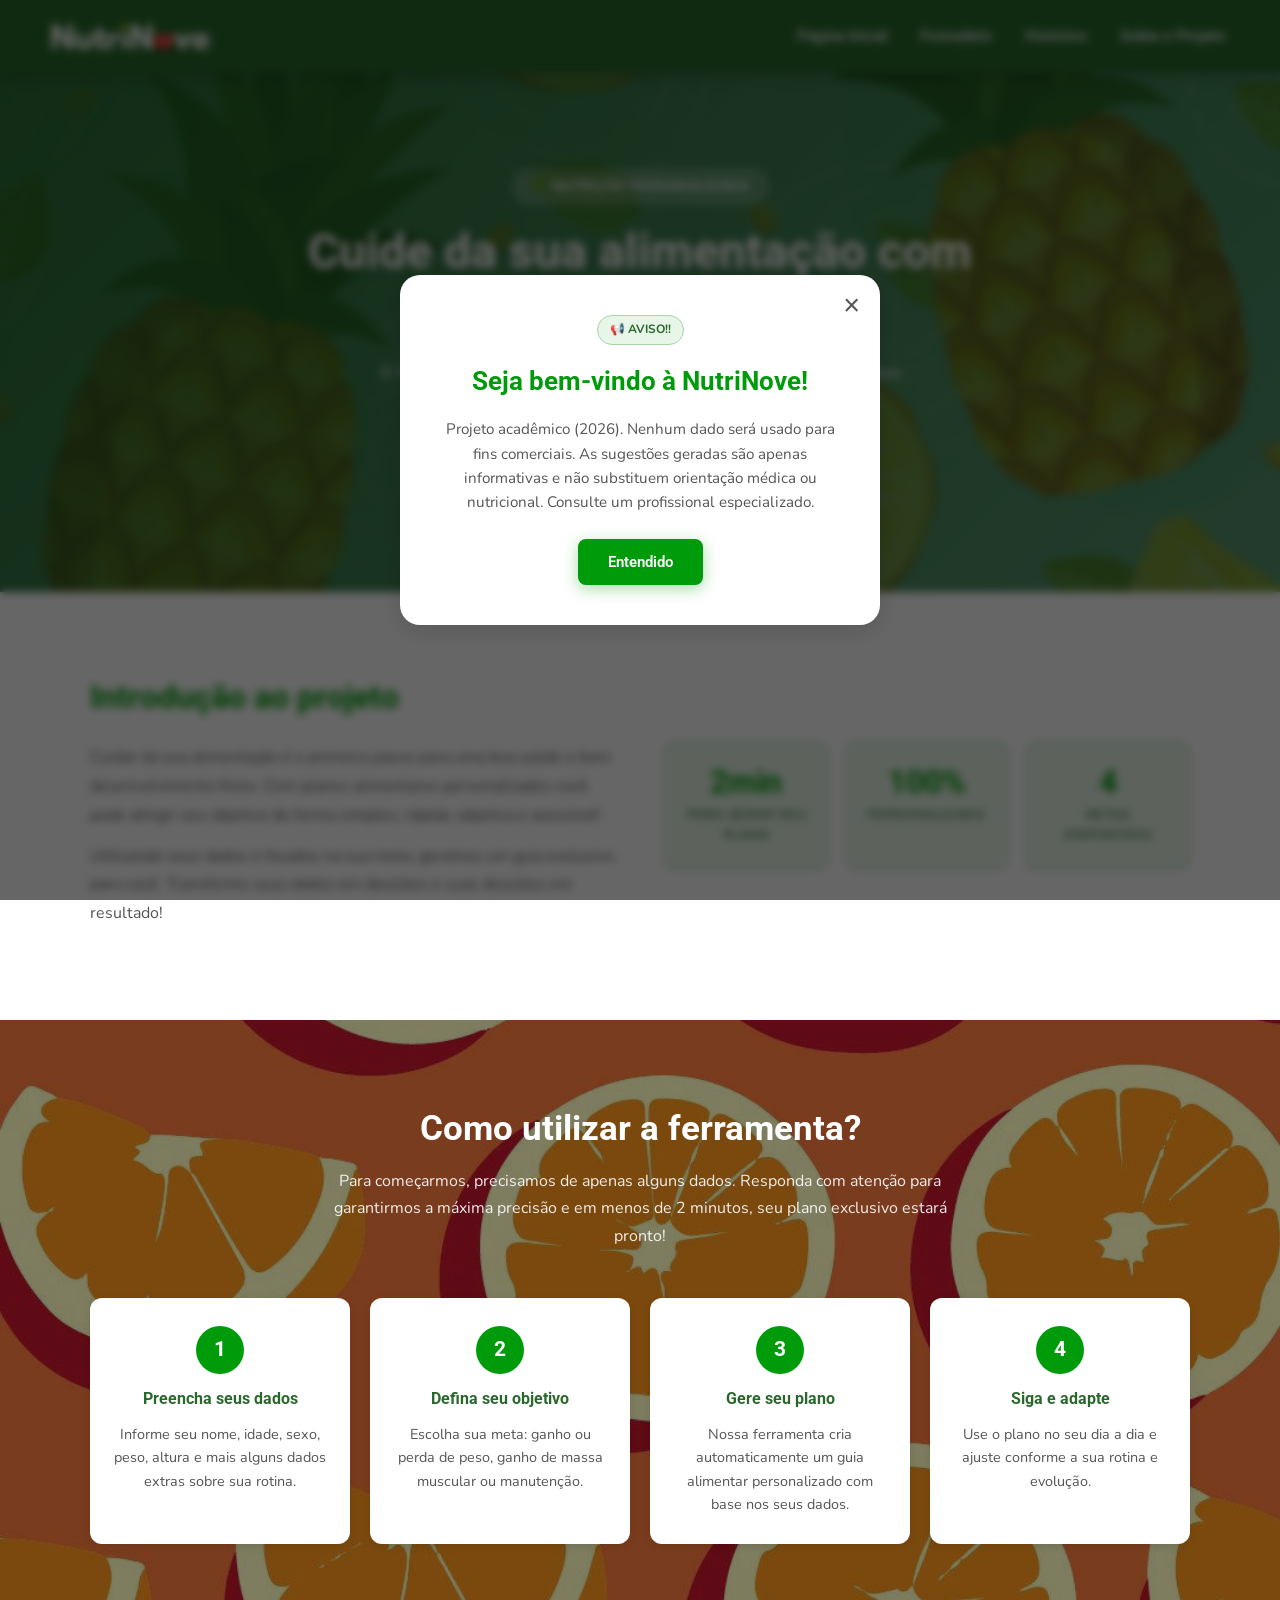
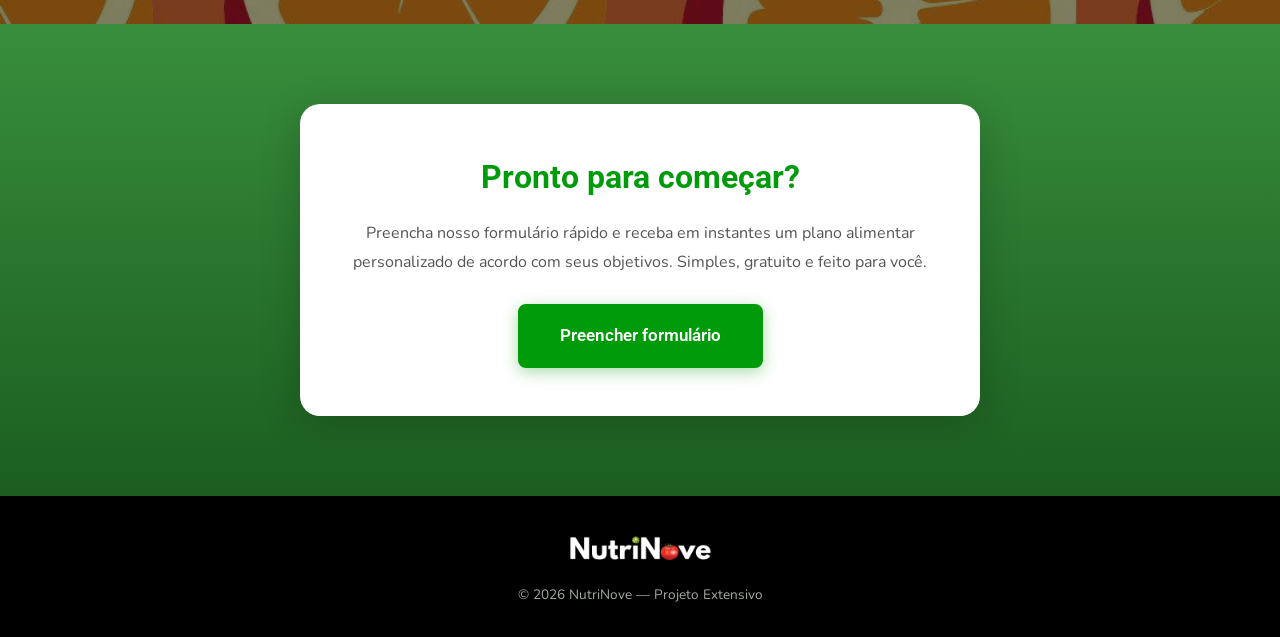
<file: front-end/index.html>
<!doctype html>
<html lang="pt-BR">

<head>
  <meta charset="UTF-8" />
  <meta name="viewport" content="width=device-width, initial-scale=1.0" />
  <title>NutriNove - Página Inicial</title>
  <link rel="icon" type="image/x-icon" href="assets/imgs/tomate-icone.ico" />
  <link rel="stylesheet" href="css/style.css" />
</head>

<body>
  <!-- HEADER -->
  <header>
    <div class="header-inner">
      <a href="index.html" class="logo-a">
        <img src="assets/imgs/logo nutrinove.png" alt="NutriNove logo" id="logo" />
      </a>

      <button class="nav-toggle" id="navToggle" aria-label="Abrir menu" aria-expanded="false">
        <span></span>
        <span></span>
        <span></span>
      </button>

      <nav id="mainNav">
        <a href="index.html">Página Inicial</a>
        <a href="pages/Formulario.html">Formulário</a>
        <a href="pages/Historico.html">Histórico</a>
        <a href="pages/Sobre.html">Sobre o Projeto</a>
      </nav>
    </div>
  </header>

  <!-- HERO -->
  <section class="hero" style="background-image: url(&quot;assets/imgs/abacaxi.png&quot;)">
    <div class="hero-overlay"></div>
    <div class="hero-content">
      <span class="hero-badge">🌿 Nutrição personalizada</span>
      <h1>Cuide da sua alimentação com inteligência</h1>
      <p>
        A NutriNove foi desenvolvida para te ajudar a transformar seus dados
        em decisões e suas decisões em resultados reais.
      </p>
      <div class="hero-actions">
        <a href="pages/Formulario.html" class="btn btn-primary">Começar agora</a>
        <a href="pages/Sobre.html" class="btn btn-outline">Saiba mais</a>
      </div>
    </div>
  </section>

  <!-- INTRO -->
  <section class="section section-light">
    <div class="container">
      <div class="intro-grid">
        <div class="intro-text">
          <h2>Introdução ao projeto</h2>
          <p>
            Cuidar da sua alimentação é o primeiro passo para uma boa saúde e
            bom desenvolvimento físico. Com planos alimentares personalizados
            você pode atingir seu objetivo de forma simples, rápida, objetiva
            e acessível!
          </p>
          <p>
            Utilizando seus dados e focados na sua meta, geramos um guia
            exclusivo para você. Transforme seus dados em decisões e suas
            decisões em resultado!
          </p>
        </div>
        <div class="intro-stats">
          <div class="stat-card">
            <span class="stat-number">2min</span>
            <span class="stat-label">Para gerar seu plano</span>
          </div>
          <div class="stat-card">
            <span class="stat-number">100%</span>
            <span class="stat-label">Personalizado</span>
          </div>
          <div class="stat-card">
            <span class="stat-number">4</span>
            <span class="stat-label">Metas disponíveis</span>
          </div>
        </div>
      </div>
    </div>
  </section>

  <!-- HOW IT WORKS -->
  <section class="section section-green" style="background-image: url(&quot;assets/imgs/laranja.png&quot;)">
    <div class="section-overlay"></div>
    <div class="container">
      <div class="section-header">
        <h2>Como utilizar a ferramenta?</h2>
        <p>
          Para começarmos, precisamos de apenas alguns dados. Responda com
          atenção para garantirmos a máxima precisão e em menos de 2 minutos,
          seu plano exclusivo estará pronto!
        </p>
      </div>

      <div class="steps-grid">
        <div class="step-card">
          <div class="step-number">1</div>
          <h3>Preencha seus dados</h3>
          <p>
            Informe seu nome, idade, sexo, peso, altura e mais alguns dados
            extras sobre sua rotina.
          </p>
        </div>
        <div class="step-card">
          <div class="step-number">2</div>
          <h3>Defina seu objetivo</h3>
          <p>
            Escolha sua meta: ganho ou perda de peso, ganho de massa muscular
            ou manutenção.
          </p>
        </div>
        <div class="step-card">
          <div class="step-number">3</div>
          <h3>Gere seu plano</h3>
          <p>
            Nossa ferramenta cria automaticamente um guia alimentar
            personalizado com base nos seus dados.
          </p>
        </div>
        <div class="step-card">
          <div class="step-number">4</div>
          <h3>Siga e adapte</h3>
          <p>
            Use o plano no seu dia a dia e ajuste conforme a sua rotina e
            evolução.
          </p>
        </div>
      </div>
    </div>
  </section>

  <!-- CTA -->
  <section class="section cta-section">
    <div class="container">
      <div class="cta-box">
        <h2>Pronto para começar?</h2>
        <p>
          Preencha nosso formulário rápido e receba em instantes um plano
          alimentar personalizado de acordo com seus objetivos. Simples,
          gratuito e feito para você.
        </p>
        <a href="pages/Formulario.html" class="btn btn-primary btn-large">Preencher formulário</a>
      </div>
    </div>
  </section>

  <!-- FOOTER -->
  <footer>
    <div class="footer-inner">
      <img src="assets/imgs/logo nutrinove dark.png" alt="NutriNove logo" id="logoFooter" />
      <p class="copy">© 2026 NutriNove — Projeto Extensivo</p>
    </div>
  </footer>

  <!-- POP-UP -->
  <div class="modal-overlay" id="modalOverlay">
    <div class="modal-box">
      <button class="modal-close" id="modalClose" aria-label="Fechar pop-up">&times;</button>
      <span class="modal-badge">📢 Aviso!!</span>
      <h2>Seja bem-vindo à NutriNove!</h2>
      <p>
        Projeto acadêmico (2026). Nenhum dado será usado para fins comerciais. As sugestões geradas são apenas
        informativas e não substituem orientação médica ou nutricional. Consulte um profissional especializado.
      </p>
      <button class="btn btn-primary" id="modalBtnConfirm">Entendido</button>
    </div>
  </div>

  <script>
    // ──POPUP ──
    const modalOverlay = document.getElementById("modalOverlay");
    const modalClose = document.getElementById("modalClose");
    const modalBtnConfirm = document.getElementById("modalBtnConfirm");

    function openModal() {
      modalOverlay.classList.add("show");
    }

    function closeModal() {
      modalOverlay.classList.remove("show");
    }

    window.addEventListener("DOMContentLoaded", () => {
      setTimeout(openModal, 300);
    });

    modalClose.addEventListener("click", closeModal);
    modalBtnConfirm.addEventListener("click", closeModal);

    modalOverlay.addEventListener("click", (e) => {
      if (e.target === modalOverlay) {
        closeModal();
      }
    });
  </script>
  <script src="js/hamburguer.js"></script>
</body>

</html>
</file>
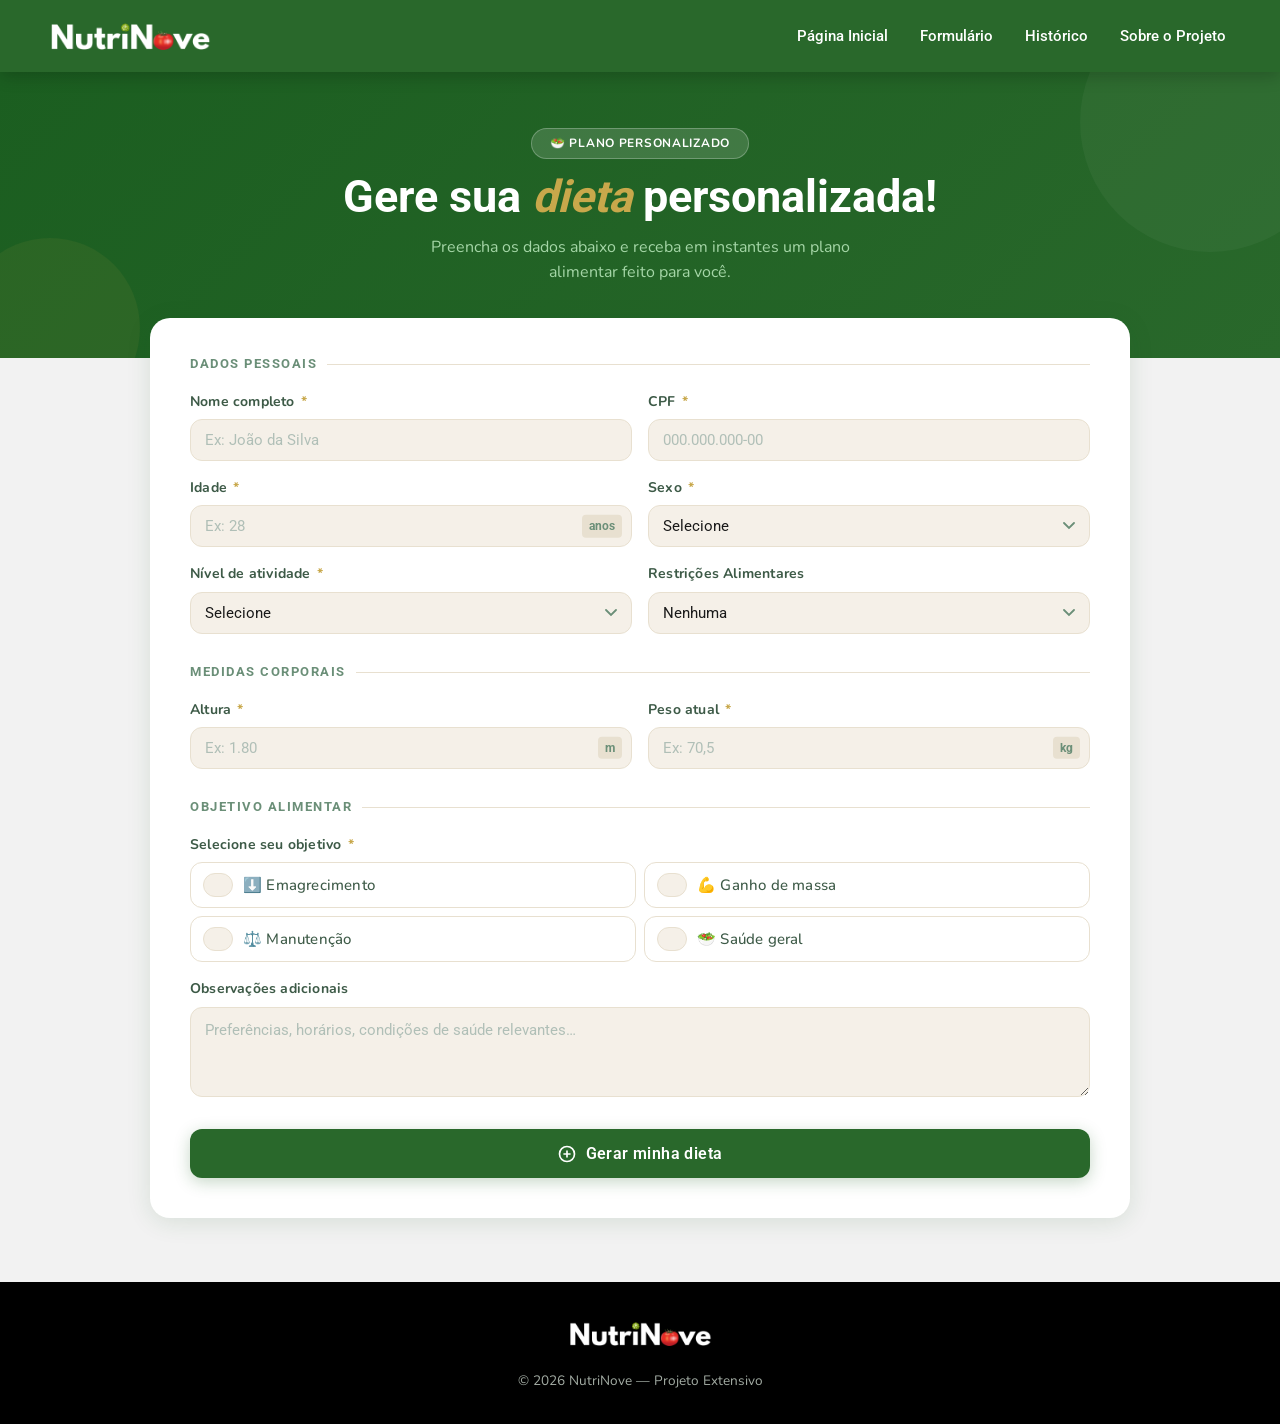
<file: front-end/pages/Formulario.html>
<!doctype html>
<html lang="pt-BR">

<head>
  <meta charset="UTF-8" />
  <meta name="viewport" content="width=device-width, initial-scale=1.0" />
  <title>NutriNove - Formulário</title>
  <link rel="icon" type="image/x-icon" href="../assets/imgs/tomate-icone.ico" />
  <link rel="stylesheet" href="../css/style.css" />
  <link rel="stylesheet" href="../css/form.css" />
</head>

<body>
  <!-- HEADER -->
  <header>
    <div class="header-inner">
      <a class="logo-a" href="../index.html">
        <img src="../assets/imgs/logo nutrinove.png" alt="NutriNove logo" id="logo" />
      </a>

      <button class="nav-toggle" id="navToggle" aria-label="Abrir menu" aria-expanded="false">
        <span></span><span></span><span></span>
      </button>

      <nav id="mainNav">
        <a href="../index.html">Página Inicial</a>
        <a href="Formulario.html">Formulário</a>
        <a href="Historico.html">Histórico</a>
        <a href="Sobre.html">Sobre o Projeto</a>
      </nav>
    </div>
  </header>

  <!-- HERO BANNER -->
  <section class="form-hero">
    <div class="form-hero-inner">
      <span class="form-badge">🥗 Plano personalizado</span>
      <h1>Gere sua <em>dieta</em> personalizada!</h1>
      <p>
        Preencha os dados abaixo e receba em instantes um plano alimentar
        feito para você.
      </p>
    </div>
  </section>

  <main>
    <div class="form-card">
      <form action="" method="post" id="dietForm">

        <!-- Seção 1: Dados pessoais -->
        <p class="section-title">Dados Pessoais</p>
        <div class="form-row" style="margin-top: 16px">

          <div class="form-group">
            <label for="nome">Nome completo <span class="required">*</span></label>
            <input type="text" id="nome" name="nome" placeholder="Ex: João da Silva" required />
          </div>

          <div class="form-group">
            <label for="cpf">CPF <span class="required">*</span></label>
            <input type="text" id="cpf" name="cpf" placeholder="000.000.000-00" maxlength="14" required />
          </div>
        </div>

        <div class="form-row" style="margin-top: 16px">
          <div class="form-group">
            <label for="idade">Idade <span class="required">*</span></label>
            <div class="input-with-unit">
              <input type="number" id="idade" name="idade" placeholder="Ex: 28" min="10" max="110" required />
              <span class="unit-badge">anos</span>
            </div>
          </div>
          <div class="form-group">
            <label for="sexo">Sexo <span class="required">*</span></label>
            <select id="sexo" name="sexo" required>
              <option value="" disabled selected>Selecione</option>
              <option value="masculino">Masculino</option>
              <option value="feminino">Feminino</option>
            </select>
          </div>
        </div>

        <div class="form-row" style="margin-top: 16px">
          <div class="form-group">
            <label for="nivel_atividade">Nível de atividade <span class="required">*</span></label>
            <select id="nivel_atividade" name="nivel_atividade" required>
              <option value="" disabled selected>Selecione</option>
              <option value="sedentario">Sedentário (sem exercício)</option>
              <option value="leve">Levemente ativo (1–2x/sem)</option>
              <option value="moderado">Moderadamente ativo (3–4x/sem)</option>
              <option value="intenso">Muito ativo (4x ou mais x/sem)</option>
            </select>
          </div>
          <div class="form-group">
            <label for="restricoes">Restrições Alimentares</label>
            <select id="restricoes" name="restricoes">
              <option value="nenhum">Nenhuma</option>
              <option value="lactose">Intolerância a lactose</option>
              <option value="vegetariana">Vegetariano</option>
              <option value="amendoim">Amendoim</option>
            </select>
          </div>
        </div>

        <!-- Seção 2: Medidas corporais -->
        <p class="section-title">Medidas Corporais</p>

        <div class="form-row">
          <div class="form-group">
            <label for="altura">Altura <span class="required">*</span></label>
            <div class="input-with-unit">
              <input type="text" id="altura" name="altura" placeholder="Ex: 1.80" required />
              <span class="unit-badge">m</span>
            </div>
          </div>
          <div class="form-group">
            <label for="peso">Peso atual <span class="required">*</span></label>
            <div class="input-with-unit">
              <input type="text" id="peso" name="peso" placeholder="Ex: 70,5" required />
              <span class="unit-badge">kg</span>
            </div>
          </div>
        </div>

        <!-- IMC em tempo real -->
        <div class="imc-preview" id="imcBox" style="display: none; margin-top: 16px">
          <div>
            <div class="imc-label">IMC calculado</div>
            <div class="imc-class" id="imcClass">—</div>
          </div>
          <div class="imc-value" id="imcValue">—</div>
        </div>

        <!-- Seção 3: Objetivo -->
        <p class="section-title">Objetivo Alimentar</p>

        <div class="form-group">
          <label>Selecione seu objetivo <span class="required">*</span></label>
          <div class="checkbox-grid">
            <label class="checkbox-item">
              <input type="radio" name="objetivo" value="emagrecimento" />
              <span>⬇️ Emagrecimento</span>
            </label>
            <label class="checkbox-item">
              <input type="radio" name="objetivo" value="massa_muscular" />
              <span>💪 Ganho de massa</span>
            </label>
            <label class="checkbox-item">
              <input type="radio" name="objetivo" value="manutencao" />
              <span>⚖️ Manutenção</span>
            </label>
            <label class="checkbox-item">
              <input type="radio" name="objetivo" value="saude_geral" />
              <span>🥗 Saúde geral</span>
            </label>
          </div>
        </div>

        <div class="form-group" style="margin-top: 16px">
          <label for="observacoes">Observações adicionais</label>
          <textarea id="observacoes" name="observacoes" rows="3"
            placeholder="Preferências, horários, condições de saúde relevantes…"></textarea>
        </div>

        <!-- Botão -->
        <button type="submit" class="btn-submit">
          <svg width="18" height="18" viewBox="0 0 24 24" fill="none" stroke="currentColor" stroke-width="2.2"
            stroke-linecap="round" stroke-linejoin="round" aria-hidden="true">
            <path d="M12 2a10 10 0 1 0 10 10A10 10 0 0 0 12 2z" />
            <path d="M8 12h8M12 8v8" />
          </svg>
          Gerar minha dieta
        </button>
      </form>
    </div>

    <div id="resultadoDieta"></div>
  </main>

  <!-- FOOTER -->
  <footer>
    <div class="footer-inner">
      <img src="../assets/imgs/logo nutrinove dark.png" alt="NutriNove logo" id="logoFooter" />
      <p class="copy">© 2026 NutriNove — Projeto Extensivo</p>
    </div>
  </footer>

  <script src="../js/hamburguer.js"></script>
  <script src="../js/api.js"></script>
  <script src="../js/form.js"></script>
</body>

</html>
</file>
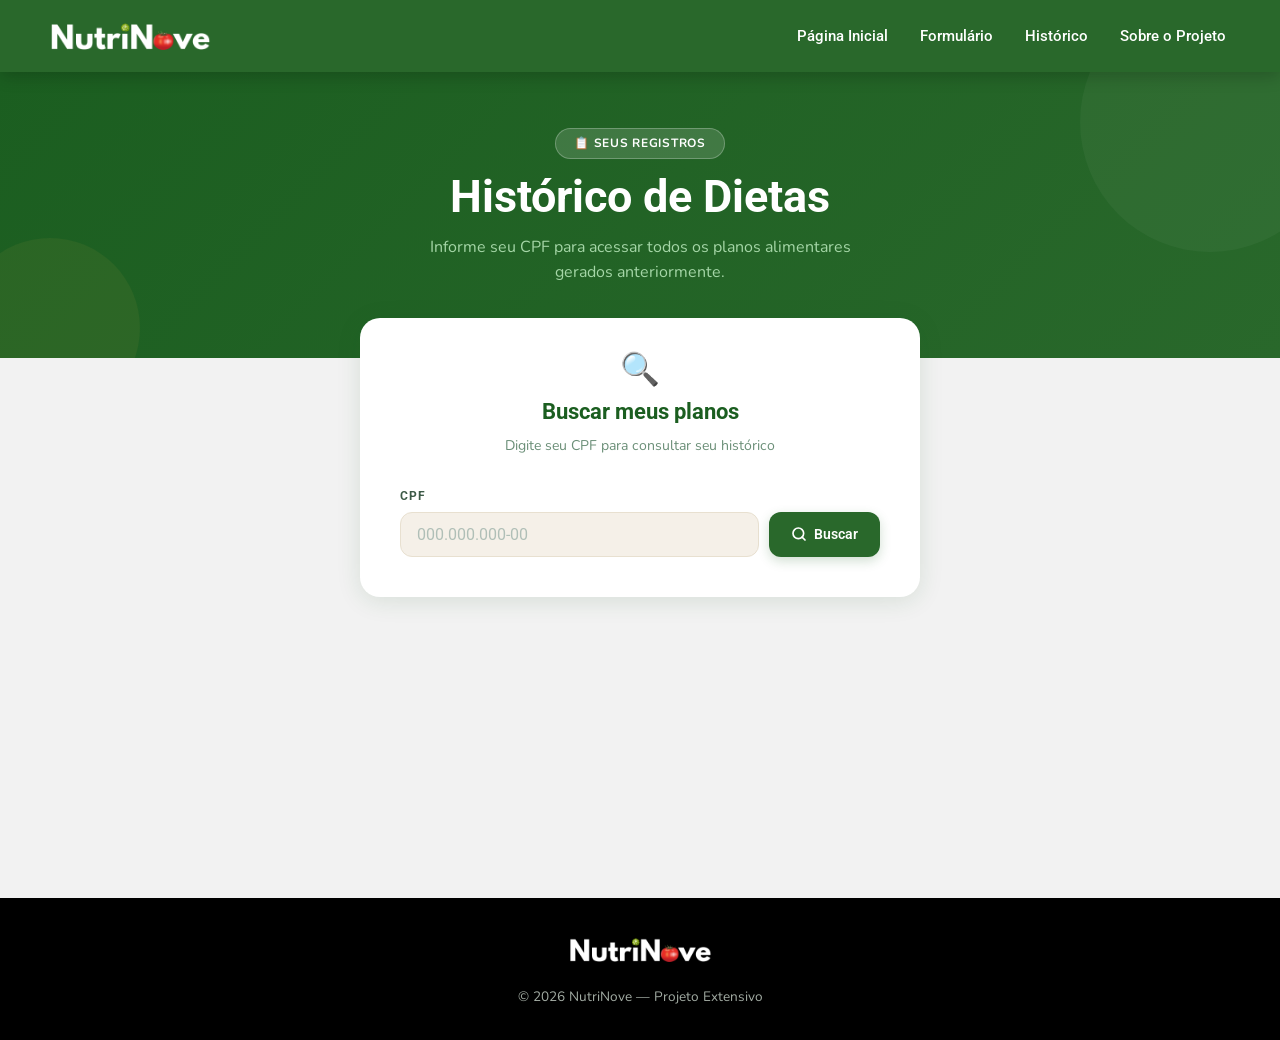
<file: front-end/pages/Historico.html>
<!doctype html>
<html lang="pt-BR">

<head>
  <meta charset="UTF-8" />
  <meta name="viewport" content="width=device-width, initial-scale=1.0" />
  <title>NutriNove - Histórico</title>
  <link rel="icon" type="image/x-icon" href="../assets/imgs/tomate-icone.ico" />
  <link rel="stylesheet" href="../css/style.css" />
  <link rel="stylesheet" href="../css/historico.css" />
</head>

<body>
  <!-- MODAL (IDs preservados pro JS) -->
  <div id="modalAviso" class="modal-overlay">
    <div class="modal-box">
      <div class="modal-icon">⚠️</div>
      <h3 id="modalTitulo">Atenção</h3>
      <p id="modalMensagem"></p>
      <button class="btn-modal" onclick="fecharModal()">Entendi</button>
    </div>
  </div>

  <!-- HEADER -->
  <header>
    <div class="header-inner">
      <a href="../index.html" class="logo-a">
        <img src="../assets/imgs/logo nutrinove.png" alt="NutriNove logo" id="logo" />
      </a>
      <button class="nav-toggle" id="navToggle" aria-label="Abrir menu" aria-expanded="false">
        <span></span><span></span><span></span>
      </button>
      <nav id="mainNav">
        <a href="../index.html">Página Inicial</a>
        <a href="Formulario.html">Formulário</a>
        <a href="Historico.html">Histórico</a>
        <a href="Sobre.html">Sobre o Projeto</a>
      </nav>
    </div>
  </header>

  <!-- HERO BANNER -->
  <section class="hist-hero">
    <div class="hist-hero-inner">
      <span class="hist-badge">📋 Seus registros</span>
      <h1>Histórico de Dietas</h1>
      <p>
        Informe seu CPF para acessar todos os planos alimentares gerados
        anteriormente.
      </p>
    </div>
  </section>

  <main>
    <!-- CARD DE BUSCA -->
    <div class="search-card">
      <div class="search-card-icon">🔍</div>
      <h2>Buscar meus planos</h2>
      <p class="search-card-sub">
        Digite seu CPF para consultar seu histórico
      </p>

      <div class="search-group">
        <label for="cpf">CPF</label>
        <div class="input-container">
          <input type="text" id="cpf" placeholder="000.000.000-00" maxlength="14" autocomplete="off" />
          <button class="btn-search" onclick="buscarHistorico()">
            <svg width="16" height="16" viewBox="0 0 24 24" fill="none" stroke="currentColor" stroke-width="2.5"
              stroke-linecap="round" stroke-linejoin="round" aria-hidden="true">
              <circle cx="11" cy="11" r="8" />
              <path d="m21 21-4.35-4.35" />
            </svg>
            Buscar
          </button>
        </div>
      </div>
    </div>

    <!-- RESULTADOS (estrutura preservada pro JS) -->
    <div id="listaResultados" class="results-list"></div>
  </main>

  <!-- FOOTER -->
  <footer>
    <div class="footer-inner">
      <img src="../assets/imgs/logo nutrinove dark.png" alt="NutriNove logo" id="logoFooter" />
      <p class="copy">© 2026 NutriNove — Projeto Extensivo</p>
    </div>
  </footer>

  <script src="../js/historico.js"></script>
  <script src="../js/hamburguer.js"></script>
</body>

</html>
</file>
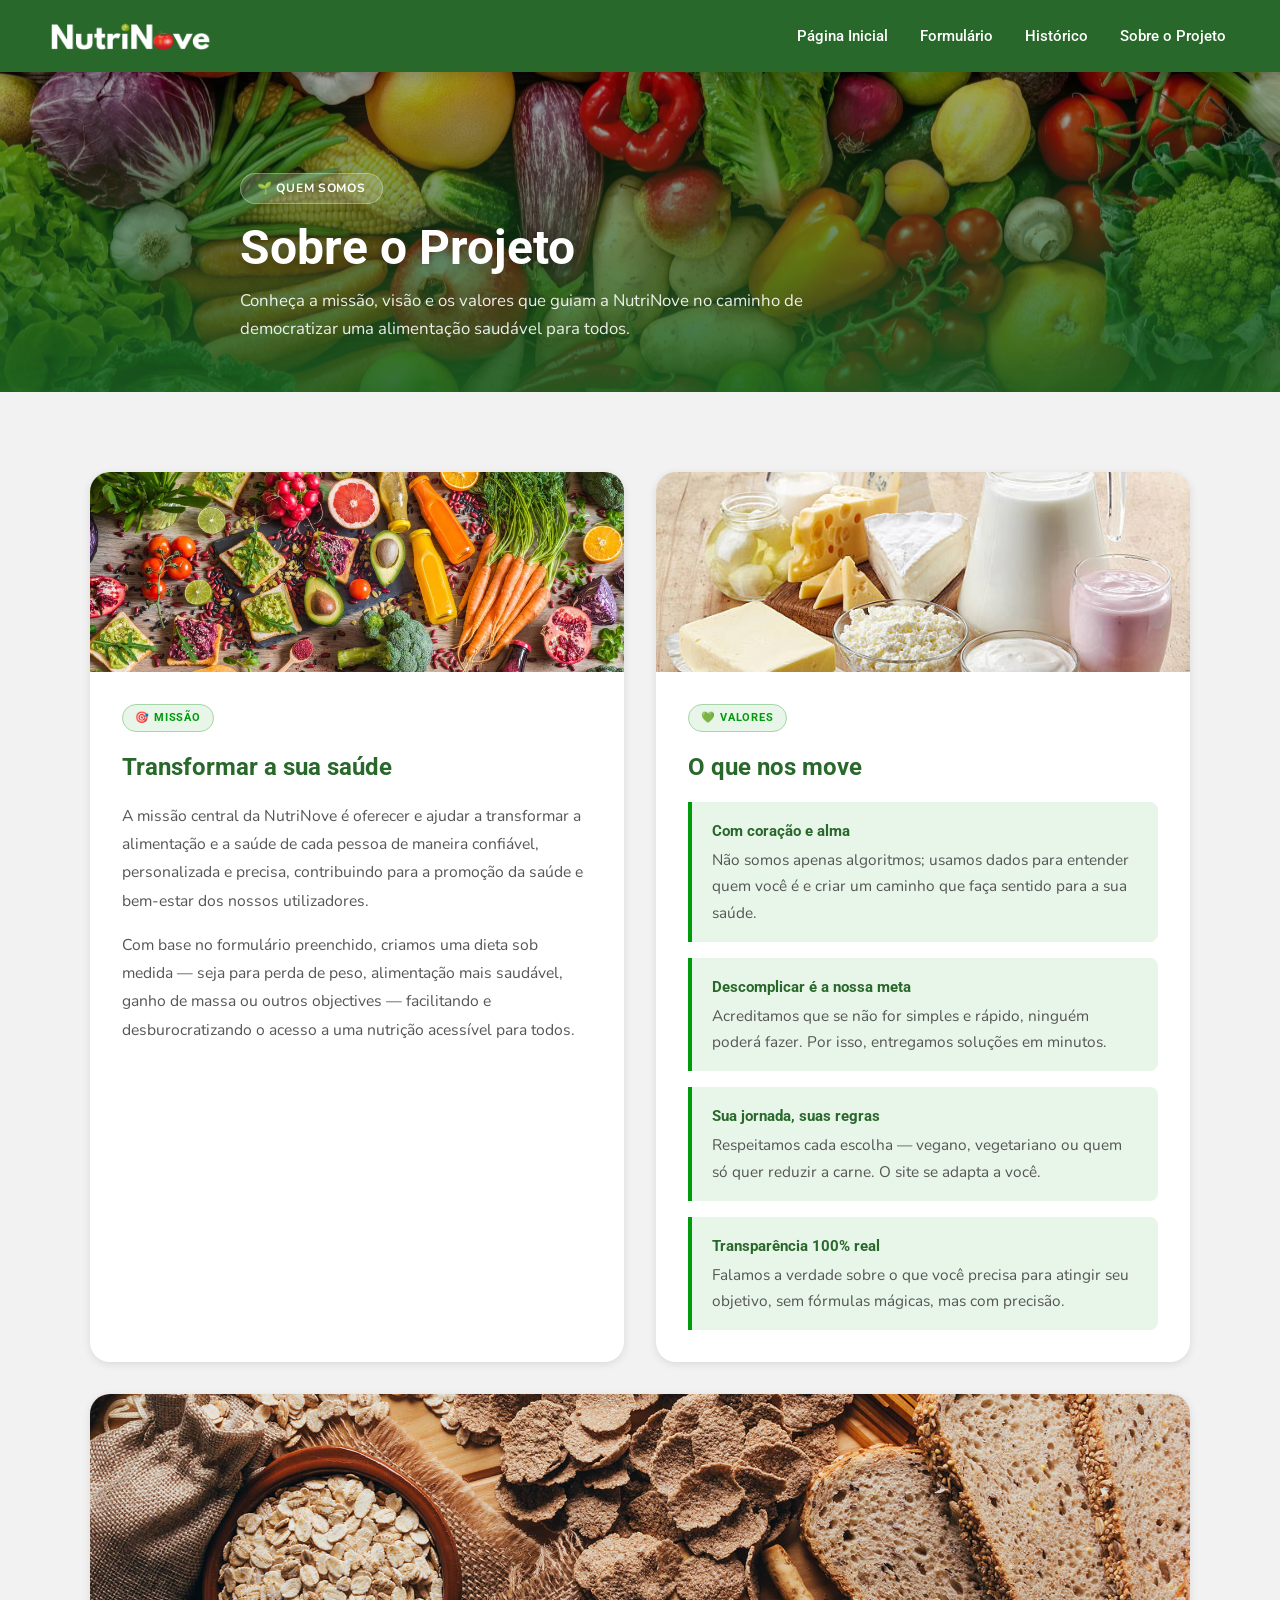
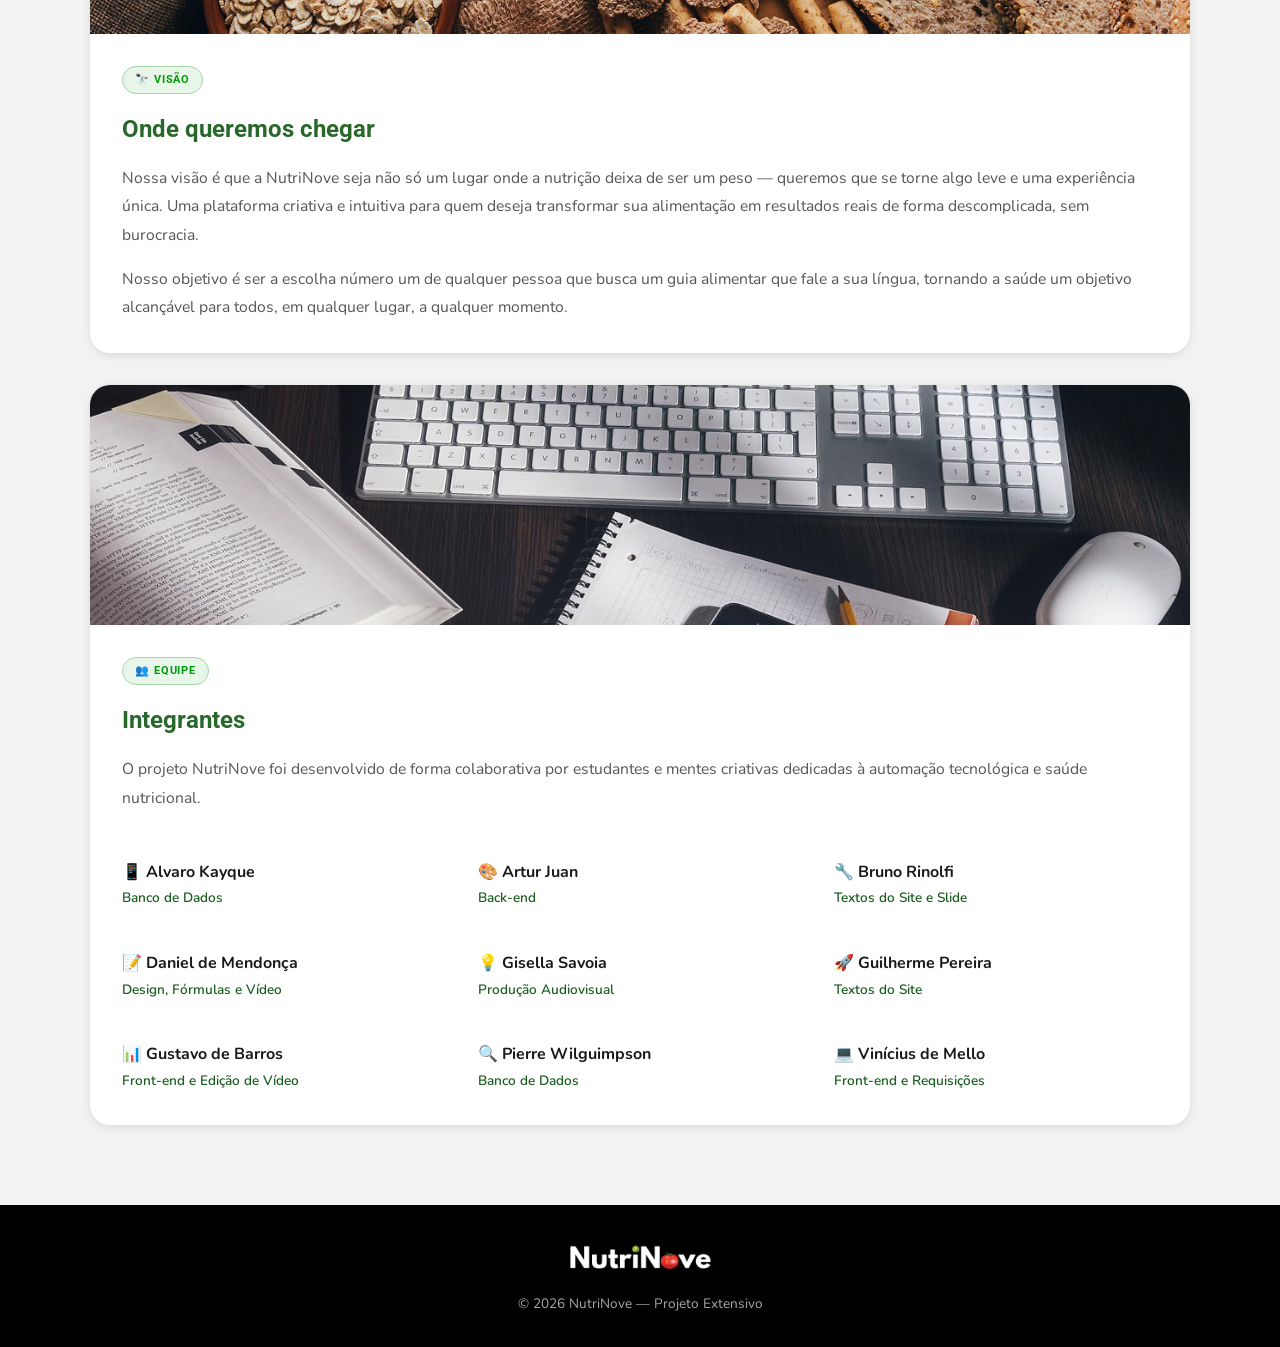
<file: front-end/pages/Sobre.html>
<!doctype html>
<html lang="pt-BR">

<head>
  <meta charset="UTF-8" />
  <meta name="viewport" content="width=device-width, initial-scale=1.0" />
  <title>NutriNove - Sobre o Projeto</title>
  <link rel="icon" type="image/x-icon" href="../assets/imgs/tomate-icone.ico" />
  <link rel="stylesheet" href="../css/style.css" />
  <link rel="stylesheet" href="../css/sobre.css" />
</head>

<body>
  <header>
    <div class="header-inner">
      <a href="../index.html" class="logo-a">
        <img src="../assets/imgs/logo nutrinove.png" alt="NutriNove logo" id="logo" />
      </a>

      <button class="nav-toggle" id="navToggle" aria-label="Abrir menu" aria-expanded="false">
        <span></span><span></span><span></span>
      </button>

      <nav id="mainNav">
        <a href="../index.html">Página Inicial</a>
        <a href="Formulario.html">Formulário</a>
        <a href="Historico.html">Histórico</a>
        <a href="Sobre.html">Sobre o Projeto</a>
      </nav>
    </div>
  </header>

  <section class="sobre-hero">
    <div class="section-overlay"></div>
    <div class="sobre-hero-content">
      <span class="page-tag">🌱 Quem somos</span>
      <h1>Sobre o Projeto</h1>
      <p>
        Conheça a missão, visão e os valores que guiam a NutriNove no caminho
        de democratizar uma alimentação saudável para todos.
      </p>
    </div>
  </section>

  <section class="mvv-section">
    <div class="container">
      <div class="mvv-grid">
        <div class="mvv-card">
          <img src="../assets/imgs/vegetais.jpg" alt="Missão" class="mvv-card-img" />
          <div class="mvv-card-body">
            <span class="mvv-card-label">🎯 Missão</span>
            <h2>Transformar a sua saúde</h2>
            <p>
              A missão central da NutriNove é oferecer e ajudar a transformar
              a alimentação e a saúde de cada pessoa de maneira confiável,
              personalizada e precisa, contribuindo para a promoção da saúde e
              bem-estar dos nossos utilizadores.
            </p>
            <p>
              Com base no formulário preenchido, criamos uma dieta sob medida
              — seja para perda de peso, alimentação mais saudável, ganho de
              massa ou outros objectives — facilitando e desburocratizando o
              acesso a uma nutrição acessível para todos.
            </p>
          </div>
        </div>

        <div class="mvv-card">
          <img src="../assets/imgs/laticinios.jpg" alt="Valores" class="mvv-card-img" />
          <div class="mvv-card-body">
            <span class="mvv-card-label">💚 Valores</span>
            <h2>O que nos move</h2>
            <ul class="values-list">
              <li>
                <div>
                  <b>Com coração e alma</b>
                  Não somos apenas algoritmos; usamos dados para entender quem
                  você é e criar um caminho que faça sentido para a sua saúde.
                </div>
              </li>
              <li>
                <div>
                  <b>Descomplicar é a nossa meta</b>
                  Acreditamos que se não for simples e rápido, ninguém poderá
                  fazer. Por isso, entregamos soluções em minutos.
                </div>
              </li>
              <li>
                <div>
                  <b>Sua jornada, suas regras</b>
                  Respeitamos cada escolha — vegano, vegetariano ou quem só
                  quer reduzir a carne. O site se adapta a você.
                </div>
              </li>
              <li>
                <div>
                  <b>Transparência 100% real</b>
                  Falamos a verdade sobre o que você precisa para atingir seu
                  objetivo, sem fórmulas mágicas, mas com precisão.
                </div>
              </li>
            </ul>
          </div>
        </div>

        <div class="mvv-card card-full">
          <img src="../assets/imgs/cereais.jpg" alt="Visão" class="mvv-card-img" />
          <div class="mvv-card-body">
            <span class="mvv-card-label">🔭 Visão</span>
            <h2>Onde queremos chegar</h2>
            <p>
              Nossa visão é que a NutriNove seja não só um lugar onde a
              nutrição deixa de ser um peso — queremos que se torne algo leve
              e uma experiência única. Uma plataforma criativa e intuitiva
              para quem deseja transformar sua alimentação em resultados reais
              de forma descomplicada, sem burocracia.
            </p>
            <p>
              Nosso objetivo é ser a escolha número um de qualquer pessoa que
              busca um guia alimentar que fale a sua língua, tornando a saúde
              um objetivo alcançável para todos, em qualquer lugar, a qualquer
              momento.
            </p>
          </div>
        </div>
      </div>

      <div class="mvv-card card-full" style="margin-top: 2rem;">
        <img src="../assets/imgs/trabalho.jpg" alt="Visão" class="mvv-card-img" />
        <div class="mvv-card-body">
          <span class="mvv-card-label">👥 EQUIPE</span>
          <h2>Integrantes</h2>
          <p>
            O projeto NutriNove foi desenvolvido de forma colaborativa por estudantes e mentes
            criativas dedicadas à automação tecnológica e saúde nutricional.
          </p>

          <ul
            style="list-style: none; padding: 0; margin-top: 2rem; display: grid; grid-template-columns: repeat(auto-fit, minmax(280px, 1fr)); gap: 2.5rem 2rem;">
            <li>
              <b>📱 Alvaro Kayque</b><br>
              <i style="color: var(--green-dark); font-size: 0.85rem; font-style: normal; font-weight: 600;">Banco de
                Dados</i>
            </li>
            <li>
              <b>🎨 Artur Juan</b><br>
              <i
                style="color: var(--green-dark); font-size: 0.85rem; font-style: normal; font-weight: 600;">Back-end</i>
            </li>
            <li>
              <b>🔧 Bruno Rinolfi</b><br>
              <i style="color: var(--green-dark); font-size: 0.85rem; font-style: normal; font-weight: 600;">Textos do
                Site e Slide</i>
            </li>
            <li>
              <b>📝 Daniel de Mendonça</b><br>
              <i style="color: var(--green-dark); font-size: 0.85rem; font-style: normal; font-weight: 600;">Design,
                Fórmulas e Vídeo</i>
            </li>
            <li>
              <b>💡 Gisella Savoia</b><br>
              <i style="color: var(--green-dark); font-size: 0.85rem; font-style: normal; font-weight: 600;">Produção
                Audiovisual</i>
            </li>
            <li>
              <b>🚀 Guilherme Pereira</b><br>
              <i style="color: var(--green-dark); font-size: 0.85rem; font-style: normal; font-weight: 600;">Textos do
                Site</i>
            </li>
            <li>
              <b>📊 Gustavo de Barros</b><br>
              <i style="color: var(--green-dark); font-size: 0.85rem; font-style: normal; font-weight: 600;">Front-end e
                Edição de Vídeo</i>
            </li>
            <li>
              <b>🔍 Pierre Wilguimpson</b><br>
              <i style="color: var(--green-dark); font-size: 0.85rem; font-style: normal; font-weight: 600;">Banco de
                Dados</i>
            </li>
            <li>
              <b>💻 Vinícius de Mello</b><br>
              <i style="color: var(--green-dark); font-size: 0.85rem; font-style: normal; font-weight: 600;">Front-end e
                Requisições</i>
            </li>
          </ul>
        </div>
      </div>
    </div>
  </section>

  <footer>
    <div class="footer-inner">
      <img src="../assets/imgs/logo nutrinove dark.png" alt="NutriNove logo" id="logoFooter" />
      <p class="copy">© 2026 NutriNove — Projeto Extensivo</p>
    </div>
    </header>
    <script src="../js/hamburguer.js"></script>
</body>

</html>
</file>
<file: front-end/css/style.css>
/* ========================================
   NUTRINOVE — style.css
   Redesign responsivo 2026
   ======================================== */

*,
*::before,
*::after {
  box-sizing: border-box;
  padding: 0;
  margin: 0;
}

@font-face {
  font-family: "Roboto";
  src: url(../assets/fonts/Roboto/Roboto-VariableFont_wdth,wght.ttf);
}

@font-face {
  font-family: "Nunito";
  src: url(../assets/fonts/Nunito/Nunito-VariableFont_wght.ttf);
}

main {
  flex: 1;
}

/* ── Tokens ── */
:root {
  --green-dark: #1b5e20;
  --green-main: #29682b;
  --green-mid: #388e3c;
  --green-light: #a5d6a7;
  --green-pale: #e8f5e9;
  --green-accent: #009b0a;
  --white: #ffffff;
  --off-white: #f2f2f2;
  --text-dark: #1a1a1a;
  --text-muted: #555;
  --shadow-sm: 0 2px 8px rgba(0, 0, 0, 0.1);
  --shadow-md: 0 6px 24px rgba(0, 0, 0, 0.14);
  --radius-sm: 8px;
  --radius-md: 12px;
  --radius-lg: 20px;
  --transition: 0.25s ease;
  --header-h: 72px;
  font-family: "Nunito", Verdana, sans-serif;
}

html {
  scroll-behavior: smooth;
}

body {
  background-color: var(--off-white);
  color: var(--text-dark);
  line-height: 1.6;

  display: flex;
  flex-direction: column;
  min-height: 100vh;
}

img,
a,
.copy {
  -webkit-user-drag: none;
  user-select: none;
}

/* ── Container ── */
.container {
  width: min(1100px, 100% - 2rem);
  margin-inline: auto;
}

/* ========================================
   HEADER
   ======================================== */
header {
  position: sticky;
  top: 0;
  z-index: 1000;
  background-color: var(--green-main);
  box-shadow: 0 4px 16px rgba(0, 0, 0, 0.2);
  height: var(--header-h);
}

.header-inner {
  display: flex;
  align-items: center;
  justify-content: space-between;
  height: 100%;
  width: min(1200px, 100% - 2rem);
  margin-inline: auto;
  gap: 1rem;
}

.logo-a {
  display: flex;
  justify-items: center;
  align-items: center;
}

#logo {
  width: 180px;
  height: auto;
  flex-shrink: 0;
}

/* Nav */
nav {
  display: flex;
  gap: 4px;
}

nav a {
  color: var(--white);
  text-decoration: none;
  font-family: "Roboto", sans-serif;
  font-size: 15px;
  font-weight: 500;
  padding: 8px 14px;
  border-radius: var(--radius-sm);
  transition: background-color var(--transition);
  position: relative;
  white-space: nowrap;
}

nav a::after {
  content: "";
  position: absolute;
  bottom: 2px;
  left: 14px;
  width: 0;
  height: 2px;
  background: var(--green-light);
  transition: width var(--transition);
  border-radius: 2px;
}

nav a:hover {
  background-color: rgba(255, 255, 255, 0.12);
}
nav a:hover::after {
  width: calc(100% - 28px);
}

/* Hamburger */
.nav-toggle {
  display: none;
  flex-direction: column;
  justify-content: center;
  gap: 5px;
  background: none;
  border: none;
  cursor: pointer;
  padding: 8px;
  border-radius: var(--radius-sm);
  transition: background var(--transition);
}
.nav-toggle:hover {
  background: rgba(255, 255, 255, 0.12);
}
.nav-toggle span {
  display: block;
  width: 24px;
  height: 2px;
  background: var(--white);
  border-radius: 2px;
  transition:
    transform var(--transition),
    opacity var(--transition);
}

/* ========================================
   HERO
   ======================================== */
.hero {
  position: relative;
  min-height: 520px;
  display: flex;
  align-items: center;
  background-size: cover;
  background-position: center;
  padding: 4rem 0;
}

.hero-overlay {
  position: absolute;
  inset: 0;
  background: linear-gradient(
    135deg,
    rgba(27, 94, 32, 0.88) 0%,
    rgba(27, 94, 32, 0.55) 100%
  );
}

.hero-content {
  position: relative;
  z-index: 1;
  width: min(680px, 100% - 2rem);
  margin-inline: auto;
  text-align: center;
  color: var(--white);
  display: flex;
  flex-direction: column;
  align-items: center;
  gap: 1.2rem;
}

.hero-badge {
  display: inline-block;
  background: rgba(255, 255, 255, 0.18);
  border: 1px solid rgba(255, 255, 255, 0.3);
  backdrop-filter: blur(4px);
  padding: 6px 18px;
  border-radius: 999px;
  font-size: 13px;
  font-weight: 700;
  letter-spacing: 0.04em;
  text-transform: uppercase;
}

.hero-content h1 {
  font-family: "Roboto", sans-serif;
  font-size: clamp(1.8rem, 5vw, 3rem);
  font-weight: 700;
  line-height: 1.2;
  text-shadow: 0 2px 12px rgba(0, 0, 0, 0.25);
}

.hero-content p {
  font-size: clamp(1rem, 2vw, 1.15rem);
  max-width: 560px;
  opacity: 0.92;
}

.hero-actions {
  display: flex;
  gap: 1rem;
  flex-wrap: wrap;
  justify-content: center;
  margin-top: 0.5rem;
}

/* ========================================
   BUTTONS
   ======================================== */
.btn {
  display: inline-block;
  padding: 12px 28px;
  border-radius: var(--radius-sm);
  font-family: "Roboto", sans-serif;
  font-size: 15px;
  font-weight: 600;
  text-decoration: none;
  transition:
    transform var(--transition),
    box-shadow var(--transition),
    background-color var(--transition);
  cursor: pointer;
  border: 2px solid transparent;
}

.btn:active {
  transform: scale(0.97);
}

.btn-primary {
  background-color: var(--green-accent);
  color: var(--white);
  border-color: var(--green-accent);
  box-shadow: 0 4px 16px rgba(0, 155, 10, 0.35);
}
.btn-primary:hover {
  background-color: var(--green-dark);
  border-color: var(--green-dark);
  box-shadow: 0 6px 24px rgba(0, 155, 10, 0.45);
  transform: translateY(-2px);
}

.btn-outline {
  background-color: transparent;
  color: var(--white);
  border-color: rgba(255, 255, 255, 0.6);
}
.btn-outline:hover {
  background-color: rgba(255, 255, 255, 0.12);
  border-color: var(--white);
  transform: translateY(-2px);
}

.btn-large {
  padding: 16px 40px;
  font-size: 17px;
}

/* ========================================
   SECTIONS
   ======================================== */
.section {
  padding: 5rem 0;
}

.section-light {
  background-color: var(--white);
}

.section-green {
  position: relative;
  background-size: cover;
  background-position: center;
}

.section-overlay {
  position: absolute;
  inset: 0;
  background: rgba(0, 0, 0, 0.5);
}

.section-header {
  position: relative;
  z-index: 1;
  text-align: center;
  margin-bottom: 3rem;
  color: var(--white);
}

.section-header h2 {
  font-family: "Roboto", sans-serif;
  font-size: clamp(1.5rem, 3.5vw, 2.2rem);
  font-weight: 700;
  margin-bottom: 0.75rem;
  color: var(--white);
}

.section-header p {
  max-width: 620px;
  margin-inline: auto;
  font-size: 1rem;
  opacity: 0.9;
  line-height: 1.7;
}

/* ── Section titles (light bg) ── */
.intro-text h2 {
  font-family: "Roboto", sans-serif;
  font-size: clamp(1.5rem, 3vw, 2rem);
  font-weight: 700;
  color: var(--green-accent);
  margin-bottom: 1.25rem;
}

/* ========================================
   INTRO SECTION
   ======================================== */
.intro-grid {
  display: grid;
  grid-template-columns: 1fr 1fr;
  gap: 3rem;
  align-items: center;
}

.intro-text p {
  font-size: 1rem;
  color: var(--text-muted);
  line-height: 1.8;
  margin-bottom: 0.75rem;
}

.intro-stats {
  display: grid;
  grid-template-columns: repeat(3, 1fr);
  gap: 1rem;
}

.stat-card {
  background: var(--green-pale);
  border: 1px solid var(--green-light);
  border-radius: var(--radius-md);
  padding: 1.5rem 1rem;
  text-align: center;
  transition:
    transform var(--transition),
    box-shadow var(--transition);
}
.stat-card:hover {
  transform: translateY(-4px);
  box-shadow: var(--shadow-md);
}

.stat-number {
  display: block;
  font-family: "Roboto", sans-serif;
  font-size: 2rem;
  font-weight: 700;
  color: var(--green-accent);
  line-height: 1;
  margin-bottom: 0.4rem;
}

.stat-label {
  display: block;
  font-size: 0.8rem;
  font-weight: 600;
  color: var(--green-main);
  text-transform: uppercase;
  letter-spacing: 0.05em;
}

/* ========================================
   STEPS GRID
   ======================================== */
.steps-grid {
  position: relative;
  z-index: 1;
  display: grid;
  grid-template-columns: repeat(4, 1fr);
  gap: 1.25rem;
}

.step-card {
  background: var(--white);
  border-radius: var(--radius-md);
  padding: 1.75rem 1.25rem;
  text-align: center;
  box-shadow: var(--shadow-sm);
  transition:
    transform var(--transition),
    box-shadow var(--transition);
  display: flex;
  flex-direction: column;
  align-items: center;
  gap: 0.75rem;
}
.step-card:hover {
  transform: translateY(-6px);
  box-shadow: var(--shadow-md);
}

.step-number {
  width: 48px;
  height: 48px;
  border-radius: 50%;
  background: var(--green-accent);
  color: var(--white);
  font-family: "Roboto", sans-serif;
  font-size: 1.3rem;
  font-weight: 700;
  display: flex;
  align-items: center;
  justify-content: center;
  flex-shrink: 0;
}

.step-card h3 {
  font-family: "Roboto", sans-serif;
  font-size: 1rem;
  font-weight: 700;
  color: var(--green-main);
}

.step-card p {
  font-size: 0.9rem;
  color: var(--text-muted);
  line-height: 1.6;
}

/* ========================================
   CTA SECTION
   ======================================== */
.cta-section {
  background: linear-gradient(
    180deg,
    var(--green-mid) 0%,
    var(--green-dark) 100%
  );
  padding: 5rem 0;
  position: relative;
  background-size: cover;
  background-position: center;
  min-height: 380px;
  display: flex;
  align-items: center;
}

.cta-box {
  background: var(--white);
  border-radius: var(--radius-lg);
  padding: 3rem 2.5rem;
  max-width: 680px;
  margin-inline: auto;
  text-align: center;
  box-shadow: 0 8px 40px rgba(0, 0, 0, 0.2);
}

.cta-box h2 {
  font-family: "Roboto", sans-serif;
  font-size: clamp(1.4rem, 3vw, 2rem);
  font-weight: 700;
  color: var(--green-accent);
  margin-bottom: 1rem;
}

.cta-box p {
  font-size: 1rem;
  color: var(--text-muted);
  line-height: 1.8;
  margin-bottom: 1.75rem;
}

/* ========================================
   FOOTER
   ======================================== */
footer {
  background-color: #000;
  color: var(--green-pale);
  padding: 2rem 1.5rem;
}

.footer-inner {
  display: flex;
  flex-direction: column;
  align-items: center;
  gap: 1rem;
  width: min(1100px, 100%);
  margin-inline: auto;
}

#logoFooter {
  width: 160px;
  height: auto;
}

.copy {
  font-family: "Nunito", sans-serif;
  font-size: 0.85rem;
  opacity: 0.7;
  text-align: center;
}

/* ========================================
   RESPONSIVE
   ======================================== */

/* ── Tablet: ≤ 900px ── */
@media (max-width: 900px) {
  .steps-grid {
    grid-template-columns: repeat(2, 1fr);
  }

  .intro-grid {
    grid-template-columns: 1fr;
    gap: 2rem;
  }

  .intro-stats {
    grid-template-columns: repeat(3, 1fr);
  }
}

/* ── Mobile: ≤ 640px ── */
@media (max-width: 640px) {
  :root {
    --header-h: 64px;
  }

  /* Hamburger */
  .nav-toggle {
    display: flex;
  }

  nav {
    position: absolute;
    top: var(--header-h);
    left: 0;
    right: 0;
    flex-direction: column;
    background-color: var(--green-main);
    padding: 1rem;
    gap: 4px;
    box-shadow: 0 8px 24px rgba(0, 0, 0, 0.25);
    /* hidden by default */
    max-height: 0;
    overflow: hidden;
    transition:
      max-height var(--transition),
      padding var(--transition);
  }

  nav.open {
    max-height: 320px;
    padding: 1rem;
  }

  nav a {
    font-size: 16px;
    padding: 12px 16px;
  }

  nav a::after {
    display: none;
  }

  .hero {
    min-height: 420px;
    padding: 3rem 0;
  }

  .hero-content h1 {
    font-size: 1.75rem;
  }
  .hero-actions {
    flex-direction: column;
    align-items: stretch;
  }
  .btn {
    text-align: center;
  }

  .section {
    padding: 3rem 0;
  }

  .steps-grid {
    grid-template-columns: 1fr;
    gap: 1rem;
  }

  .intro-stats {
    grid-template-columns: 1fr;
    gap: 0.75rem;
  }

  .stat-card {
    padding: 1rem;
    flex-direction: row;
    align-items: center;
    gap: 1rem;
    text-align: left;
  }

  .cta-box {
    padding: 2rem 1.5rem;
    border-radius: var(--radius-md);
  }

  #logo {
    width: 140px;
  }
}

/* ── Small mobile: ≤ 380px ── */
@media (max-width: 380px) {
  .hero-badge {
    font-size: 11px;
  }
  .step-card {
    padding: 1.25rem 1rem;
  }
}

/* ========================================
   POP-UP MODAL (ESTILOS)
   ======================================== */
.modal-overlay {
  position: fixed;
  inset: 0;
  background-color: rgba(0, 0, 0, 0.6);
  backdrop-filter: blur(4px);
  z-index: 9999;
  display: flex;
  align-items: center;
  justify-content: center;
  padding: 1.5rem;

  /* Escondido por padrão */
  opacity: 0;
  pointer-events: none;
  transition: opacity var(--transition);
}

.modal-overlay.show {
  opacity: 1;
  pointer-events: all;
}

.modal-box {
  background-color: var(--white);
  padding: 2.5rem 2rem;
  border-radius: var(--radius-lg);
  max-width: 480px;
  width: 100%;
  position: relative;
  text-align: center;
  box-shadow: var(--shadow-md);
  display: flex;
  flex-direction: column;
  align-items: center;
  gap: 1rem;

  transform: translateY(20px);
  transition: transform var(--transition);
}

.modal-overlay.show .modal-box {
  transform: translateY(0);
}

.modal-close {
  position: absolute;
  top: 1rem;
  right: 1.25rem;
  background: none;
  border: none;
  font-size: 1.8rem;
  color: var(--text-muted);
  cursor: pointer;
  line-height: 1;
  transition: color var(--transition);
}

.modal-close:hover {
  color: var(--text-dark);
}

.modal-badge {
  display: inline-block;
  background: var(--green-pale);
  color: var(--green-main);
  border: 1px solid var(--green-light);
  padding: 4px 12px;
  border-radius: 999px;
  font-size: 12px;
  font-weight: 700;
  text-transform: uppercase;
}

.modal-box h2 {
  font-family: "Roboto", sans-serif;
  color: var(--green-accent);
  font-size: 1.6rem;
}

.modal-box p {
  font-size: 0.95rem;
  color: var(--text-muted);
  line-height: 1.6;
  margin-bottom: 0.5rem;
}
</file>
<file: front-end/css/form.css>
/* ════════════════════════════════════════════════════
   NutriNove — form.css
   Estilos exclusivos do formulário de geração de dieta
   ════════════════════════════════════════════════════ */

/* Tokens locais alinhados com style.css */
:root {
  --green-dark: #1b5e20;
  --green-mid: #29682b;
  --green-soft: #388e3c;
  --green-light: #a5d6a7;
  --green-pale: #e8f5e9;
  --cream: #f5f0e8;
  --cream-dark: #e8e0d0;
  --text-dark: #1a1a1a;
  --text-mid: #3d5a47;
  --text-light: #6b8f78;
  --accent: #c8a84b;
  --white: #ffffff;
  --radius: 12px;
  --shadow: 0 4px 24px rgba(27, 94, 32, 0.12);
}

@keyframes formSlideUp {
  from {
    opacity: 0;
    transform: translateY(28px);
  }
  to {
    opacity: 1;
    transform: translateY(0);
  }
}

/* ── main ─────────────────────────────────────────── */
main {
  padding: 0 1rem 64px;
}

/* ── Wrapper central ──────────────────────────────── */
.form-card {
  background: var(--white);
  border-radius: 20px;
  box-shadow: var(--shadow);
  width: 100%;
  max-width: 980px;
  margin-top: -2.5rem;
  margin-inline: auto;
  overflow: hidden;
  animation: formSlideUp 0.5s ease both;
}

/* ── Cabeçalho do card ────────────────────────────── */
.form-header {
  background: linear-gradient(
    135deg,
    var(--green-mid) 0%,
    var(--green-dark) 100%
  );
  padding: 36px 40px 32px;
  position: relative;
  overflow: hidden;
}

.form-header::after {
  content: "";
  position: absolute;
  right: -30px;
  top: -30px;
  width: 160px;
  height: 160px;
  border-radius: 50%;
  background: rgba(255, 255, 255, 0.05);
  pointer-events: none;
}

.form-header::before {
  content: "";
  position: absolute;
  right: 60px;
  bottom: -50px;
  width: 120px;
  height: 120px;
  border-radius: 50%;
  background: rgba(200, 168, 75, 0.1);
  pointer-events: none;
}

.form-header h1 {
  font-family: "Roboto", sans-serif;
  font-size: 2rem;
  color: var(--white);
  font-weight: 400;
  line-height: 1.2;
}

.form-header h1 em {
  color: var(--accent);
  font-style: italic;
}

.form-header p {
  margin-top: 8px;
  color: var(--green-light);
  font-size: 0.9rem;
  font-weight: 300;
}

/* ── Corpo ────────────────────────────────────────── */
form {
  padding: 36px 40px 40px;
  font-family: "Roboto", sans-serif;
  box-sizing: border-box;
}

/* ── Reset ────────────────────────────────────────── */
.form-group input,
.form-group select,
.form-group textarea {
  box-sizing: border-box;
}

/* ── Títulos de seção ─────────────────────────────── */
.section-title {
  font-size: 13px;
  font-weight: 700;
  text-transform: uppercase;
  letter-spacing: 1.5px;
  color: var(--text-light);
  margin: 28px 0 16px;
  display: flex;
  align-items: center;
  gap: 10px;
  font-family: "Roboto", sans-serif;
}

.section-title::after {
  content: "";
  flex: 1;
  height: 1px;
  background: var(--cream-dark);
}

.section-title:first-of-type {
  margin-top: 0;
}

/* ── Grid de duas colunas ─────────────────────────── */
.form-row {
  display: grid;
  grid-template-columns: 1fr 1fr;
  gap: 16px;
}

/* ── Grupo de campo ───────────────────────────────── */
.form-group {
  display: flex;
  flex-direction: column;
  gap: 6px;
}

.form-group label {
  font-size: 14px;
  font-family: "Nunito", sans-serif;
  font-weight: 700;
  color: var(--text-mid);
  letter-spacing: 0.2px;
}

.form-group label .required {
  color: var(--accent);
  margin-left: 2px;
}

/* ── Inputs, selects, textarea ────────────────────── */
.form-group input,
.form-group select,
.form-group textarea {
  width: 100%;
  padding: 11px 14px;
  border: 1.5px solid var(--cream-dark);
  border-radius: var(--radius);
  font-family: "Roboto", sans-serif;
  font-size: 0.925rem;
  color: var(--text-dark);
  background: var(--cream);
  transition:
    border-color 0.2s,
    box-shadow 0.2s,
    background 0.2s;
  outline: none;
  appearance: none;
  -webkit-appearance: none;
}

.form-group input:focus,
.form-group select:focus,
.form-group textarea:focus {
  border-color: var(--green-soft);
  box-shadow: 0 0 0 3px rgba(56, 142, 60, 0.15);
  background: var(--white);
}

.form-group input::placeholder,
.form-group textarea::placeholder {
  color: #b0bfb7;
}

/* Select com seta customizada */
.form-group select {
  cursor: pointer;
  background-image: url("data:image/svg+xml,%3Csvg xmlns='http://www.w3.org/2000/svg' width='12' height='8' viewBox='0 0 12 8'%3E%3Cpath d='M1 1l5 5 5-5' stroke='%236b8f78' stroke-width='1.8' fill='none' stroke-linecap='round'/%3E%3C/svg%3E");
  background-repeat: no-repeat;
  background-position: right 14px center;
  padding-right: 36px;
}

.form-group textarea {
  resize: vertical;
  min-height: 80px;
  line-height: 1.5;
}

/* ── Input com badge de unidade ───────────────────── */
.input-with-unit {
  position: relative;
}
.input-with-unit input {
  padding-right: 56px;
}

.unit-badge {
  position: absolute;
  right: 10px;
  top: 50%;
  transform: translateY(-50%);
  font-size: 0.72rem;
  font-weight: 700;
  color: var(--text-light);
  pointer-events: none;
  background: var(--cream-dark);
  padding: 2px 7px;
  border-radius: 4px;
  white-space: nowrap;
}

/* ── Checkboxes de objetivo ───────────────────────── */
.checkbox-grid {
  display: grid;
  grid-template-columns: repeat(2, 1fr);
  gap: 8px;
}

.checkbox-item {
  display: flex;
  align-items: center;
  gap: 10px;
  padding: 10px 12px;
  border: 1.5px solid var(--cream-dark);
  border-radius: var(--radius);
  cursor: pointer;
  transition:
    border-color 0.2s,
    background 0.2s;
  user-select: none;
}

.checkbox-item:hover {
  background: var(--green-pale);
  border-color: var(--green-soft);
}

.checkbox-item input[type="radio"] {
  width: 16px;
  height: 16px;
  min-width: 16px;
  accent-color: var(--green-soft);
  cursor: pointer;
}

.checkbox-item span {
  font-size: 15px;
  font-family: "Nunito", sans-serif;
  color: var(--text-mid);
  font-weight: 500;
}

.checkbox-item:has(input:checked) {
  border-color: var(--green-soft);
  background: var(--green-pale);
}

/* ── Preview de IMC ───────────────────────────────── */
.imc-preview {
  background: var(--green-pale);
  border: 1.5px solid var(--green-light);
  border-radius: var(--radius);
  padding: 14px 18px;
  display: flex;
  align-items: center;
  justify-content: space-between;
  gap: 12px;
  margin-top: 4px;
}

.imc-label {
  font-size: 0.78rem;
  font-weight: 700;
  color: var(--text-mid);
  text-transform: uppercase;
  letter-spacing: 0.8px;
}

.imc-value {
  font-family: "Roboto", sans-serif;
  font-size: 1.5rem;
  font-weight: 700;
  color: var(--green-dark);
}

.imc-class {
  font-size: 0.82rem;
  color: var(--green-soft);
  font-weight: 600;
  margin-top: 2px;
}

/* ── Botão de envio ───────────────────────────────── */
.btn-submit {
  margin-top: 32px;
  width: 100%;
  padding: 15px;
  background: var(--green-mid);
  color: var(--white);
  border: none;
  border-radius: var(--radius);
  font-family: "Roboto", sans-serif;
  font-size: 1rem;
  font-weight: 600;
  letter-spacing: 0.4px;
  cursor: pointer;
  transition:
    background 0.2s,
    transform 0.15s,
    box-shadow 0.2s;
  box-shadow: 0 4px 16px rgba(27, 94, 32, 0.25);
  display: flex;
  align-items: center;
  justify-content: center;
  gap: 10px;
}

.btn-submit:hover {
  background: var(--green-dark);
  transform: translateY(-2px);
  box-shadow: 0 6px 20px rgba(27, 94, 32, 0.32);
}

.btn-submit:active {
  transform: translateY(0);
}

/* ── Hero ─────────────────────────────────────────── */
.form-hero {
  background: linear-gradient(
    135deg,
    var(--green-dark) 0%,
    var(--green-mid) 100%
  );
  padding: 3.5rem 1.5rem 4.5rem;
  text-align: center;
  position: relative;
  overflow: hidden;
}

.form-hero::before,
.form-hero::after {
  content: "";
  position: absolute;
  border-radius: 50%;
  pointer-events: none;
}
.form-hero::before {
  width: 260px;
  height: 260px;
  background: rgba(255, 255, 255, 0.04);
  top: -80px;
  right: -60px;
}
.form-hero::after {
  width: 180px;
  height: 180px;
  background: rgba(200, 168, 75, 0.08);
  bottom: -60px;
  left: -40px;
}

.form-hero-inner {
  position: relative;
  z-index: 1;
  display: flex;
  flex-direction: column;
  align-items: center;
  gap: 0.75rem;
}

.form-badge {
  display: inline-block;
  background: rgba(255, 255, 255, 0.14);
  border: 1px solid rgba(255, 255, 255, 0.25);
  padding: 5px 18px;
  border-radius: 999px;
  font-size: 12px;
  font-weight: 700;
  letter-spacing: 0.06em;
  text-transform: uppercase;
  color: var(--white);
}

.form-hero h1 {
  font-family: "Roboto", sans-serif;
  font-size: clamp(1.8rem, 5vw, 2.8rem);
  font-weight: 700;
  color: var(--white);
  line-height: 1.15;
}

.form-hero h1 em {
  color: var(--accent);
  font-style: italic;
}

.form-hero p {
  color: var(--green-light);
  font-size: 1rem;
  max-width: 480px;
  line-height: 1.6;
}

/* ════════════════════════════════════════════════════
   NutriNove — Estados Dinâmicos (JS)
   Estilos para Loading, Sucesso e Erro
   ════════════════════════════════════════════════════ */

/* ── Estado de Loading ────────────────────────────── */
.estado-loading {
  display: flex;
  flex-direction: column;
  align-items: center;
  justify-content: center;
  text-align: center;
  padding: 60px 40px;
  animation: formSlideUp 0.4s ease both;
}

.loading-spinner {
  width: 50px;
  height: 50px;
  border: 4.5px solid var(--green-pale);
  border-top-color: var(--green-soft);
  border-radius: 50%;
  animation: spinner 0.8s linear infinite;
  margin-bottom: 24px;
}

@keyframes spinner {
  to {
    transform: rotate(360deg);
  }
}

.estado-loading h2 {
  font-family: "Roboto", sans-serif;
  color: var(--green-dark);
  font-size: 1.6rem;
  margin-bottom: 8px;
}

.estado-loading p {
  color: var(--text-light);
  font-size: 0.95rem;
  line-height: 1.5;
  margin-bottom: 32px;
}

/* Lista de passos do loading */
.loading-steps {
  display: flex;
  flex-direction: column;
  gap: 12px;
  max-width: 320px;
  width: 100%;
  text-align: left;
  background: var(--cream);
  padding: 20px;
  border-radius: var(--radius);
  border: 1px solid var(--cream-dark);
}

.step {
  font-size: 0.9rem;
  color: #b0bfb7; /* Tom cinza/apagado para passos pendentes */
  transition:
    color 0.3s ease,
    font-weight 0.3s ease;
  display: flex;
  align-items: center;
}

.step.ativo {
  color: var(--text-mid);
  font-weight: 700;
}

.step.concluido {
  color: var(--green-soft);
  font-weight: 500;
  text-decoration: line-through;
  opacity: 0.8;
}

/* ── Estados de Feedback (Sucesso e Erro) ─────────── */
.estado-feedback {
  display: flex;
  flex-direction: column;
  align-items: center;
  justify-content: center;
  text-align: center;
  padding: 60px 40px;
  animation: formSlideUp 0.4s ease both;
}

.feedback-icon {
  font-size: 3.5rem;
  margin-bottom: 20px;
  line-height: 1;
}

.estado-feedback h2 {
  font-family: "Roboto", sans-serif;
  font-size: 1.8rem;
  margin-bottom: 12px;
}

.estado-sucesso h2 {
  color: var(--green-dark);
}

.estado-erro h2 {
  color: #c62828; /* Cor de erro padrão sem quebrar a paleta */
}

.estado-feedback p {
  color: var(--text-mid);
  font-size: 1rem;
  max-width: 500px;
  line-height: 1.6;
  margin-bottom: 32px;
}

.estado-feedback strong {
  color: var(--green-dark);
}

/* Botões de Ação nos Feedbacks */
.feedback-acoes {
  display: flex;
  gap: 16px;
  justify-content: center;
  width: 100%;
  max-width: 440px;
}

.btn-feedback {
  flex: 1;
  padding: 13px 20px;
  border-radius: var(--radius);
  font-family: "Roboto", sans-serif;
  font-size: 0.95rem;
  font-weight: 600;
  cursor: pointer;
  transition:
    background 0.2s,
    transform 0.15s;
  display: inline-flex;
  align-items: center;
  justify-content: center;
  gap: 8px;
  text-decoration: none;
}

.btn-primario {
  background: var(--green-mid);
  color: var(--white);
  border: none;
  box-shadow: 0 4px 12px rgba(27, 94, 32, 0.2);
}

.btn-primario:hover {
  background: var(--green-dark);
  transform: translateY(-2px);
}

.btn-secundario {
  background: var(--white);
  color: var(--green-dark);
  border: 1.5px solid var(--green-light);
}

.btn-secundario:hover {
  background: var(--green-pale);
  transform: translateY(-2px);
}

/* Botão específico do Estado de Erro */
.estado-erro .btn-feedback {
  background: var(--cream-dark);
  color: var(--text-dark);
  border: none;
}

.estado-erro .btn-feedback:hover {
  background: #dbd2bf;
  transform: translateY(-2px);
}

/* ── Responsividade para Telas Menores ────────────── */
@media (max-width: 640px) {
  .estado-loading,
  .estado-feedback {
    padding: 40px 20px;
  }

  .estado-loading h2 {
    font-size: 1.35rem;
  }

  .estado-feedback h2 {
    font-size: 1.45rem;
  }

  .feedback-acoes {
    flex-direction: column;
    gap: 12px;
    width: 100%;
  }

  .btn-feedback {
    width: 100%;
  }
}

@media (max-width: 640px) {
  main {
    padding: 0;
  }

  .form-card {
    border-radius: 0;
    margin: 0;
    margin-top: 30px;
    width: 100%;
  }

  .form-header {
    padding: 28px 20px;
  }

  .form-header h1 {
    font-size: 1.4rem;
  }

  form {
    padding: 24px 16px 32px;
  }

  .form-row {
    grid-template-columns: 1fr;
  }

  .checkbox-grid {
    grid-template-columns: 1fr;
  }
}
</file>
<file: front-end/css/historico.css>
/* ════════════════════════════════════════════════════
   NutriNove — historico.css
   ════════════════════════════════════════════════════ */

:root {
  --green-dark: #1b5e20;
  --green-mid: #29682b;
  --green-soft: #388e3c;
  --green-light: #a5d6a7;
  --green-pale: #e8f5e9;
  --cream: #f5f0e8;
  --cream-dark: #e8e0d0;
  --text-dark: #1a1a1a;
  --text-mid: #3d5a47;
  --text-light: #6b8f78;
  --accent: #c8a84b;
  --white: #ffffff;
  --radius: 12px;
  --shadow: 0 4px 24px rgba(27, 94, 32, 0.12);
}

@keyframes formSlideUp {
  from {
    opacity: 0;
    transform: translateY(24px);
  }
  to {
    opacity: 1;
    transform: translateY(0);
  }
}

/* ── Hero banner ──────────────────────────────────── */
.hist-hero {
  background: linear-gradient(
    135deg,
    var(--green-dark) 0%,
    var(--green-mid) 100%
  );
  padding: 3.5rem 1.5rem 4.5rem;
  text-align: center;
  position: relative;
  overflow: hidden;
}

/* Círculos decorativos */
.hist-hero::before,
.hist-hero::after {
  content: "";
  position: absolute;
  border-radius: 50%;
  pointer-events: none;
}
.hist-hero::before {
  width: 260px;
  height: 260px;
  background: rgba(255, 255, 255, 0.04);
  top: -80px;
  right: -60px;
}
.hist-hero::after {
  width: 180px;
  height: 180px;
  background: rgba(200, 168, 75, 0.08);
  bottom: -60px;
  left: -40px;
}

.hist-hero-inner {
  position: relative;
  z-index: 1;
  display: flex;
  flex-direction: column;
  align-items: center;
  gap: 0.75rem;
}

.hist-badge {
  display: inline-block;
  background: rgba(255, 255, 255, 0.14);
  border: 1px solid rgba(255, 255, 255, 0.25);
  padding: 5px 18px;
  border-radius: 999px;
  font-size: 12px;
  font-weight: 700;
  letter-spacing: 0.06em;
  text-transform: uppercase;
  color: var(--white);
}

.hist-hero h1 {
  font-family: "Roboto", sans-serif;
  font-size: clamp(1.8rem, 5vw, 2.8rem);
  font-weight: 700;
  color: var(--white);
  line-height: 1.15;
}

.hist-hero p {
  color: var(--green-light);
  font-size: 1rem;
  max-width: 480px;
  line-height: 1.6;
}

/* ── Main ─────────────────────────────────────────── */
main {
  display: flex;
  flex-direction: column;
  align-items: center;
  padding: 0 1rem 64px;
  min-height: 60vh;
}

/* ── Search card ──────────────────────────────────── */
.search-card {
  background: var(--white);
  border-radius: 20px;
  box-shadow: var(--shadow);
  width: 100%;
  max-width: 560px;
  padding: 2.25rem 2.5rem 2.5rem;
  text-align: center;

  /* Sobrepõe o hero */
  margin-top: -2.5rem;
  position: relative;
  z-index: 10;

  animation: formSlideUp 0.5s ease both;
}

.search-card-icon {
  font-size: 2rem;
  margin-bottom: 0.5rem;
  line-height: 1;
}

.search-card h2 {
  font-family: "Roboto", sans-serif;
  font-size: 1.4rem;
  font-weight: 700;
  color: var(--green-dark);
  margin-bottom: 0.35rem;
}

.search-card-sub {
  font-size: 0.88rem;
  color: var(--text-light);
  margin-bottom: 1.75rem;
}

/* ── Search group ─────────────────────────────────── */
.search-group {
  display: flex;
  flex-direction: column;
  gap: 6px;
  text-align: left;
}

.search-group label {
  font-size: 0.78rem;
  font-weight: 700;
  color: var(--text-mid);
  text-transform: uppercase;
  letter-spacing: 1px;
  font-family: "Roboto", sans-serif;
}

.input-container {
  display: flex;
  gap: 10px;
}

.search-group input {
  flex: 1;
  padding: 12px 16px;
  border: 1.5px solid var(--cream-dark);
  border-radius: var(--radius);
  font-family: "Roboto", sans-serif;
  font-size: 1rem;
  background: var(--cream);
  color: var(--text-dark);
  outline: none;
  transition:
    border-color 0.2s,
    box-shadow 0.2s,
    background 0.2s;
  box-sizing: border-box;
}

.search-group input:focus {
  border-color: var(--green-soft);
  background: var(--white);
  box-shadow: 0 0 0 3px rgba(56, 142, 60, 0.15);
}

.search-group input::placeholder {
  color: #b0bfb7;
}

.btn-search {
  display: flex;
  align-items: center;
  gap: 7px;
  padding: 0 22px;
  background: var(--green-mid);
  color: var(--white);
  border: none;
  border-radius: var(--radius);
  font-family: "Roboto", sans-serif;
  font-size: 0.9rem;
  font-weight: 600;
  cursor: pointer;
  transition:
    background 0.2s,
    transform 0.15s,
    box-shadow 0.2s;
  white-space: nowrap;
  box-shadow: 0 4px 12px rgba(27, 94, 32, 0.2);
}

.btn-search:hover {
  background: var(--green-dark);
  transform: translateY(-1px);
  box-shadow: 0 6px 16px rgba(27, 94, 32, 0.28);
}

.btn-search:active {
  transform: translateY(0);
}

/* ── Lista de resultados ──────────────────────────── */
.results-list {
  margin-top: 1.5rem;
  width: 100%;
  max-width: 560px;
  display: grid;
  gap: 12px;
}

/* ── Item de dieta (classes preservadas pro JS) ───── */
.diet-item {
  background: var(--white);
  padding: 18px 20px;
  border-radius: var(--radius);
  border-left: 4px solid var(--green-soft);
  display: flex;
  justify-content: space-between;
  align-items: center;
  gap: 1rem;
  box-shadow: 0 2px 12px rgba(0, 0, 0, 0.06);
  animation: formSlideUp 0.35s ease forwards;
  transition:
    transform 0.2s,
    box-shadow 0.2s;
}

.diet-item:hover {
  transform: translateY(-2px);
  box-shadow: 0 6px 20px rgba(0, 0, 0, 0.1);
}

.diet-info h4 {
  font-family: "Nunito", sans-serif;
  color: var(--green-dark);
  font-size: 1rem;
  font-weight: 700;
  margin-bottom: 4px;
}

.diet-tags {
  display: flex;
  flex-wrap: wrap;
  gap: 6px;
  margin-top: 8px;
}

.diet-tag {
  background: var(--green-pale);
  color: var(--text-mid);
  border: 1px solid var(--green-light);
  border-radius: 999px;
  padding: 3px 10px;
  font-size: 0.78rem;
  font-weight: 600;
  font-family: "Roboto", sans-serif;
  white-space: nowrap;
}

.btn-open {
  flex-shrink: 0;
  background: var(--green-pale);
  color: var(--green-mid);
  border: 1.5px solid var(--green-light);
  padding: 8px 16px;
  border-radius: 8px;
  font-size: 0.8rem;
  font-weight: 700;
  font-family: "Roboto", sans-serif;
  cursor: pointer;
  transition:
    background 0.2s,
    color 0.2s;
  white-space: nowrap;
}

.btn-open:hover {
  background: var(--green-mid);
  color: var(--white);
  border-color: var(--green-mid);
}

/* ── Modal ────────────────────────────────────────── */
.modal-overlay {
  position: fixed;
  inset: 0;
  background: rgba(27, 94, 32, 0.75);
  display: none;
  justify-content: center;
  align-items: center;
  z-index: 2000;
  backdrop-filter: blur(3px);
}

.modal-box {
  background: var(--white);
  padding: 2.5rem 2rem;
  border-radius: 20px;
  max-width: 400px;
  width: 90%;
  text-align: center;
  box-shadow: 0 12px 48px rgba(0, 0, 0, 0.18);
  animation: formSlideUp 0.35s ease;
}

.modal-icon {
  font-size: 2.2rem;
  margin-bottom: 0.75rem;
  line-height: 1;
}

.modal-box h3 {
  color: var(--green-dark);
  font-family: "Roboto", sans-serif;
  font-size: 1.2rem;
  font-weight: 700;
  margin-bottom: 0.6rem;
}

.modal-box p {
  color: var(--text-mid);
  font-family: "Nunito", sans-serif;
  font-size: 0.95rem;
  margin-bottom: 1.75rem;
  line-height: 1.6;
}

.btn-modal {
  background: var(--green-mid);
  color: var(--white);
  border: none;
  padding: 12px 32px;
  border-radius: var(--radius);
  font-family: "Roboto", sans-serif;
  font-weight: 700;
  font-size: 0.95rem;
  cursor: pointer;
  transition:
    background 0.2s,
    transform 0.15s;
  width: 100%;
}

.btn-modal:hover {
  background: var(--green-dark);
  transform: translateY(-1px);
}

/* ── Responsivo ───────────────────────────────────── */
@media (max-width: 640px) {
  .hist-hero {
    padding: 2.5rem 1rem 3.5rem;
  }

  .search-card {
    padding: 1.75rem 1.25rem 2rem;
    border-radius: 16px;
    margin-top: -2rem;
  }

  .btn-search {
    padding: 0 14px;
    font-size: 0.82rem;
    gap: 5px;
  }

  .btn-search svg {
    display: none;
  } /* só texto no mobile pequeno */

  .diet-item {
    flex-direction: column;
    align-items: flex-start;
  }
  .btn-open {
    width: 100%;
    text-align: center;
  }
}
</file>
<file: front-end/css/sobre.css>
.sobre-hero {
  position: relative;
  background-image: url("../assets/imgs/verduras.jpg");
  background-size: cover;
  background-position: center;
  min-height: 320px;
  display: flex;
  align-items: flex-end;
  padding-bottom: 3rem;
}

.sobre-hero .section-overlay {
  background: linear-gradient(
    to top,
    rgba(27, 94, 32, 0.9) 0%,
    rgba(0, 0, 0, 0.35) 100%
  );
}

.sobre-hero-content {
  position: relative;
  z-index: 1;
  width: min(800px, 100% - 2rem);
  margin-inline: auto;
  color: var(--white);
}

.page-tag {
  display: inline-block;
  background: rgba(255, 255, 255, 0.18);
  border: 1px solid rgba(255, 255, 255, 0.3);
  padding: 5px 16px;
  border-radius: 999px;
  font-size: 12px;
  font-weight: 700;
  letter-spacing: 0.06em;
  text-transform: uppercase;
  margin-bottom: 1rem;
}

.sobre-hero-content h1 {
  font-family: "Roboto", sans-serif;
  font-size: clamp(2rem, 5vw, 3rem);
  font-weight: 700;
  line-height: 1.15;
  text-shadow: 0 2px 12px rgba(0, 0, 0, 0.3);
}

.sobre-hero-content p {
  margin-top: 0.75rem;
  font-size: 1.05rem;
  max-width: 580px;
  opacity: 0.9;
  line-height: 1.7;
}

/* ── MVV cards wrapper ── */
.mvv-section {
  background-color: var(--off-white);
  padding: 5rem 0;
}

.mvv-grid {
  display: grid;
  grid-template-columns: 1fr 1fr;
  gap: 2rem;
}

/* Visão ocupa linha inteira na grid */
.mvv-grid .card-full {
  grid-column: 1 / -1;
}

.mvv-card {
  background: var(--white);
  border-radius: var(--radius-lg);
  overflow: hidden;
  box-shadow: var(--shadow-sm);
  transition:
    transform var(--transition),
    box-shadow var(--transition);
  display: flex;
  flex-direction: column;
}

.mvv-card:hover {
  transform: translateY(-5px);
  box-shadow: var(--shadow-md);
}

.mvv-card-img {
  width: 100%;
  height: 200px;
  object-fit: cover;
}

.card-full .mvv-card-img {
  height: 240px;
}

.mvv-card-body {
  padding: 2rem;
  flex: 1;
  display: flex;
  flex-direction: column;
  gap: 1rem;
}

.mvv-card-label {
  display: inline-flex;
  align-items: center;
  gap: 8px;
  font-family: "Roboto", sans-serif;
  font-size: 11px;
  font-weight: 700;
  letter-spacing: 0.08em;
  text-transform: uppercase;
  color: var(--green-accent);
  background: var(--green-pale);
  border: 1px solid var(--green-light);
  padding: 4px 12px;
  border-radius: 999px;
  width: fit-content;
}

.mvv-card-body h2 {
  font-family: "Roboto", sans-serif;
  font-size: 1.5rem;
  font-weight: 700;
  color: var(--green-main);
}

.mvv-card-body p {
  font-size: 0.98rem;
  color: var(--text-muted);
  line-height: 1.8;
}

/* ── Valores: lista ── */
.values-list {
  list-style: none;
  display: flex;
  flex-direction: column;
  gap: 1rem;
}

.values-list li {
  display: flex;
  gap: 1rem;
  align-items: flex-start;
  background: var(--green-pale);
  border-left: 4px solid var(--green-accent);
  border-radius: 0 var(--radius-sm) var(--radius-sm) 0;
  padding: 1rem 1.25rem;
  font-size: 0.96rem;
  color: var(--text-muted);
  line-height: 1.7;
}

.values-list li b {
  font-weight: 700;
  color: var(--green-main);
  font-family: "Roboto", sans-serif;
  display: block;
  margin-bottom: 0.2rem;
}

/* ── Responsivo ── */
@media (max-width: 700px) {
  .mvv-grid {
    grid-template-columns: 1fr;
  }
  .mvv-grid .card-full {
    grid-column: auto;
  }
  .mvv-card-img,
  .card-full .mvv-card-img {
    height: 160px;
  }
  .mvv-card-body {
    padding: 1.5rem;
  }
  .mvv-section {
    padding: 3rem 0;
  }
}
</file>
